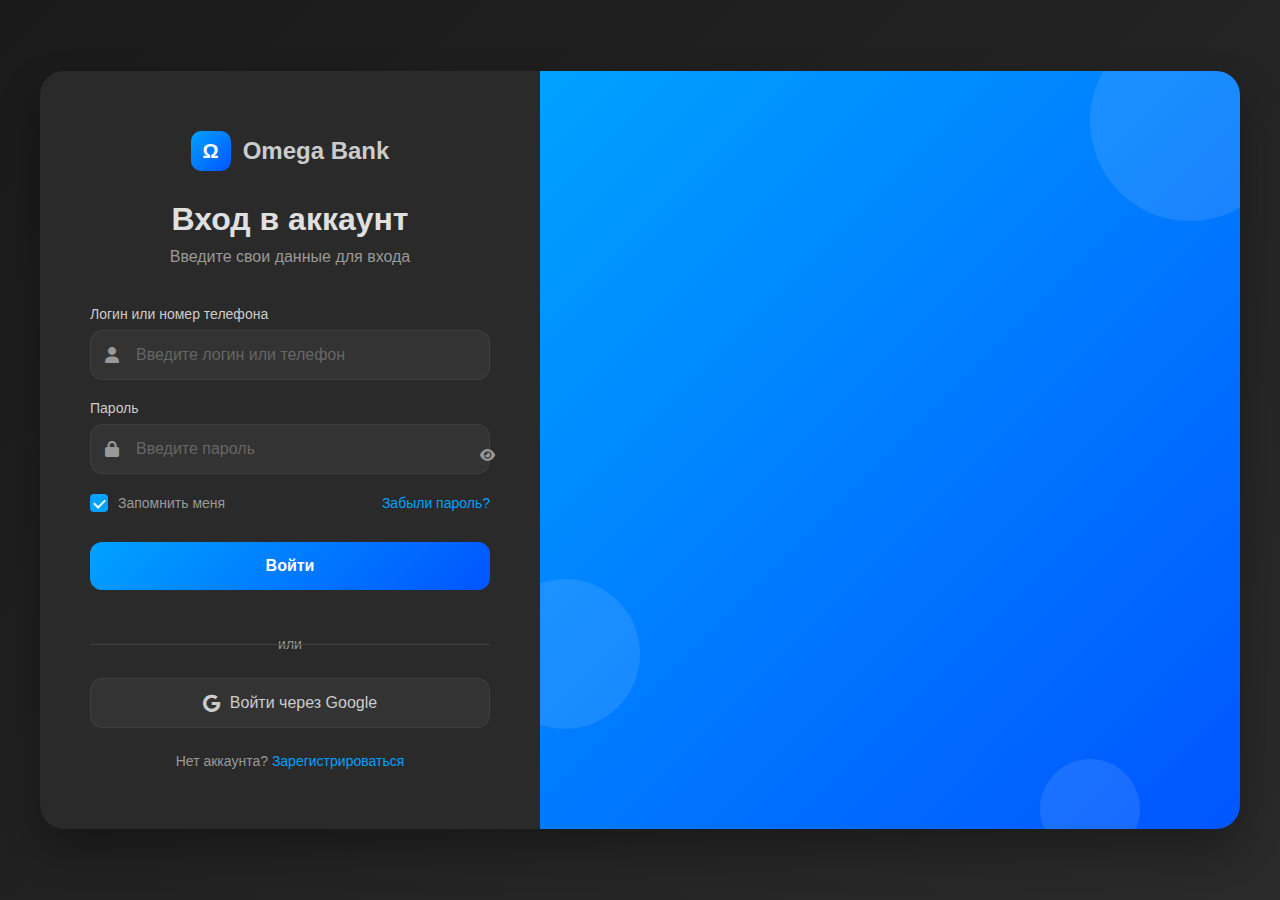
<file: index.html>
<!DOCTYPE html>
<html lang="ru">
<head>
    <meta charset="UTF-8">
    <meta name="viewport" content="width=device-width, initial-scale=1.0">
    <title>Omega Bank - Вход</title>
    <link rel="stylesheet" href="style/login.css">
    <link rel="stylesheet" href="https://cdnjs.cloudflare.com/ajax/libs/font-awesome/6.0.0/css/all.min.css">
</head>
<body>
    <div class="auth-container">
        <div class="auth-card">
            <div class="auth-header">
                <div class="logo">
                    <div class="logo-icon">Ω</div>
                    <div class="logo-text">Omega Bank</div>
                </div>
                <h1>Вход в аккаунт</h1>
                <p>Введите свои данные для входа</p>
            </div>

            <form class="auth-form">
                <div class="form-group">
                    <label for="login">Логин или номер телефона</label>
                    <div class="input-with-icon">
                        <i class="fas fa-user"></i>
                        <input type="text" id="login" placeholder="Введите логин или телефон" required>
                    </div>
                </div>

                <div class="form-group">
                    <label for="password">Пароль</label>
                    <div class="input-with-icon">
                        <i class="fas fa-lock"></i>
                        <input type="password" id="password" placeholder="Введите пароль" required>
                        <button type="button" class="password-toggle">
                            <i class="fas fa-eye"></i>
                        </button>
                    </div>
                </div>

                <div class="form-options">
                    <label class="checkbox">
                        <input type="checkbox" checked>
                        <span class="checkmark"></span>
                        Запомнить меня
                    </label>
                    <a href="#" class="forgot-password">Забыли пароль?</a>
                </div>

                <button type="submit" class="auth-btn">Войти</button>

                <div class="auth-divider">
                    <span>или</span>
                </div>

                <button type="button" class="social-btn">
                    <i class="fab fa-google"></i>
                    Войти через Google
                </button>

                <div class="auth-footer">
                    Нет аккаунта? <a href="register.html">Зарегистрироваться</a>
                </div>
            </form>
        </div>

        <div class="auth-background">
            <div class="background-shapes">
                <div class="shape shape-1"></div>
                <div class="shape shape-2"></div>
                <div class="shape shape-3"></div>
            </div>
        </div>
    </div>

    <script>
        document.addEventListener('DOMContentLoaded', function() {
            // Переключение видимости пароля
            const passwordToggle = document.querySelector('.password-toggle');
            const passwordInput = document.getElementById('password');
            
            passwordToggle.addEventListener('click', function() {
                const type = passwordInput.getAttribute('type') === 'password' ? 'text' : 'password';
                passwordInput.setAttribute('type', type);
                this.innerHTML = type === 'password' ? '<i class="fas fa-eye"></i>' : '<i class="fas fa-eye-slash"></i>';
            });

            // Обработка формы
            const form = document.querySelector('.auth-form');
            form.addEventListener('submit', function(e) {
                e.preventDefault();
                // Здесь будет логика входа
                const login = document.getElementById('login').value;
                const password = document.getElementById('password').value;
                
                if (login && password) {
                    // Имитация успешного входа
                    alert('Вход выполнен успешно!');
                    window.location.href = 'accaunt.html';
                }
            });
        });
    </script>
</body>
</html>
</file>
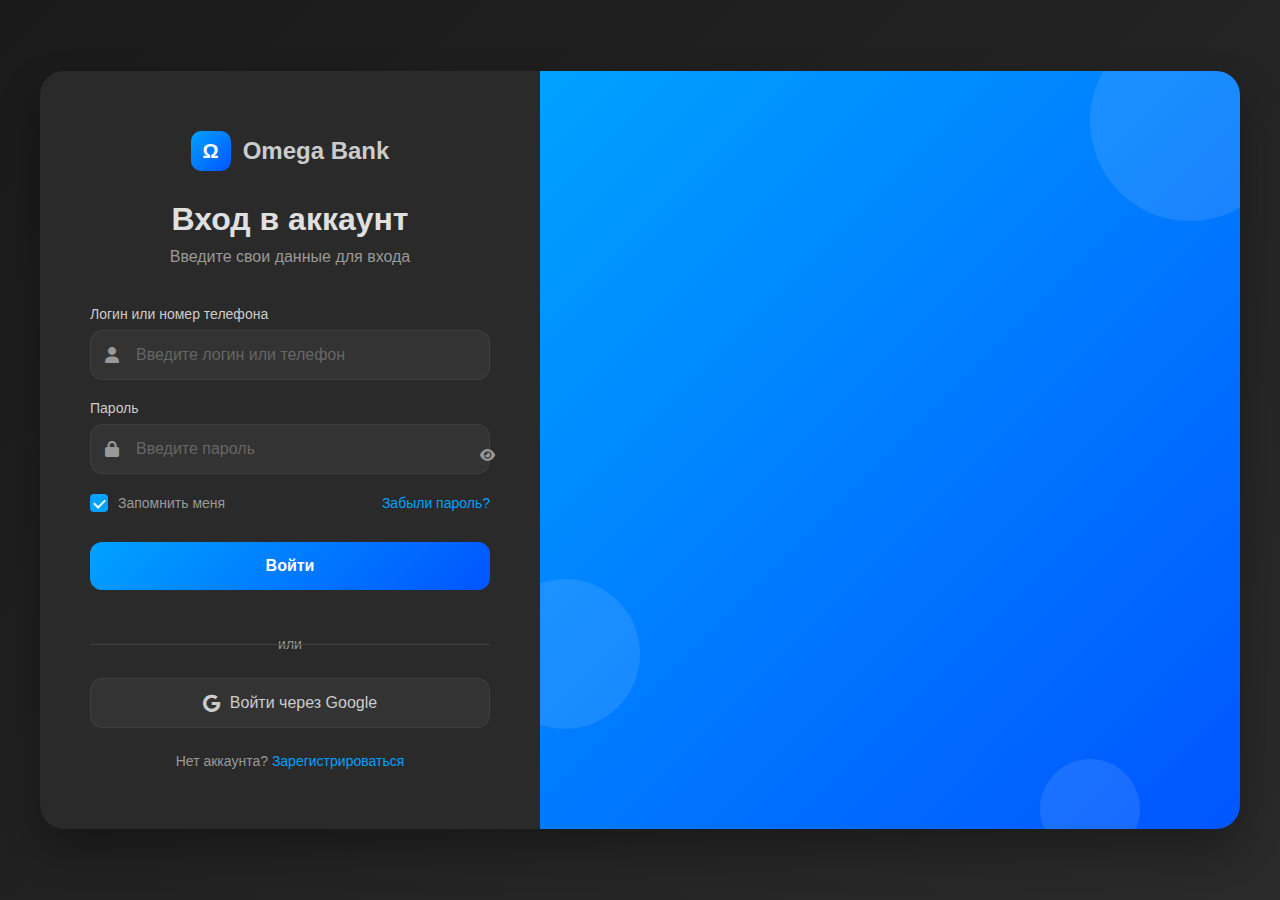
<file: login.html>
<!DOCTYPE html>
<html lang="ru">
<head>
    <meta charset="UTF-8">
    <meta name="viewport" content="width=device-width, initial-scale=1.0">
    <title>Omega Bank - Вход</title>
    <link rel="stylesheet" href="style/login.css">
    <link rel="stylesheet" href="https://cdnjs.cloudflare.com/ajax/libs/font-awesome/6.0.0/css/all.min.css">
</head>
<body>
    <div class="auth-container">
        <div class="auth-card">
            <div class="auth-header">
                <div class="logo">
                    <div class="logo-icon">Ω</div>
                    <div class="logo-text">Omega Bank</div>
                </div>
                <h1>Вход в аккаунт</h1>
                <p>Введите свои данные для входа</p>
            </div>

            <form class="auth-form">
                <div class="form-group">
                    <label for="login">Логин или номер телефона</label>
                    <div class="input-with-icon">
                        <i class="fas fa-user"></i>
                        <input type="text" id="login" placeholder="Введите логин или телефон" required>
                    </div>
                </div>

                <div class="form-group">
                    <label for="password">Пароль</label>
                    <div class="input-with-icon">
                        <i class="fas fa-lock"></i>
                        <input type="password" id="password" placeholder="Введите пароль" required>
                        <button type="button" class="password-toggle">
                            <i class="fas fa-eye"></i>
                        </button>
                    </div>
                </div>

                <div class="form-options">
                    <label class="checkbox">
                        <input type="checkbox" checked>
                        <span class="checkmark"></span>
                        Запомнить меня
                    </label>
                    <a href="#" class="forgot-password">Забыли пароль?</a>
                </div>

                <button type="submit" class="auth-btn">Войти</button>

                <div class="auth-divider">
                    <span>или</span>
                </div>

                <button type="button" class="social-btn">
                    <i class="fab fa-google"></i>
                    Войти через Google
                </button>

                <div class="auth-footer">
                    Нет аккаунта? <a href="register.html">Зарегистрироваться</a>
                </div>
            </form>
        </div>

        <div class="auth-background">
            <div class="background-shapes">
                <div class="shape shape-1"></div>
                <div class="shape shape-2"></div>
                <div class="shape shape-3"></div>
            </div>
        </div>
    </div>

    <script>
        document.addEventListener('DOMContentLoaded', function() {
            // Переключение видимости пароля
            const passwordToggle = document.querySelector('.password-toggle');
            const passwordInput = document.getElementById('password');
            
            passwordToggle.addEventListener('click', function() {
                const type = passwordInput.getAttribute('type') === 'password' ? 'text' : 'password';
                passwordInput.setAttribute('type', type);
                this.innerHTML = type === 'password' ? '<i class="fas fa-eye"></i>' : '<i class="fas fa-eye-slash"></i>';
            });

            // Обработка формы
            const form = document.querySelector('.auth-form');
            form.addEventListener('submit', function(e) {
                e.preventDefault();
                // Здесь будет логика входа
                const login = document.getElementById('login').value;
                const password = document.getElementById('password').value;
                
                if (login && password) {
                    // Имитация успешного входа
                    alert('Вход выполнен успешно!');
                    window.location.href = 'accaunt.html';
                }
            });
        });
    </script>
</body>

</html>
</file>
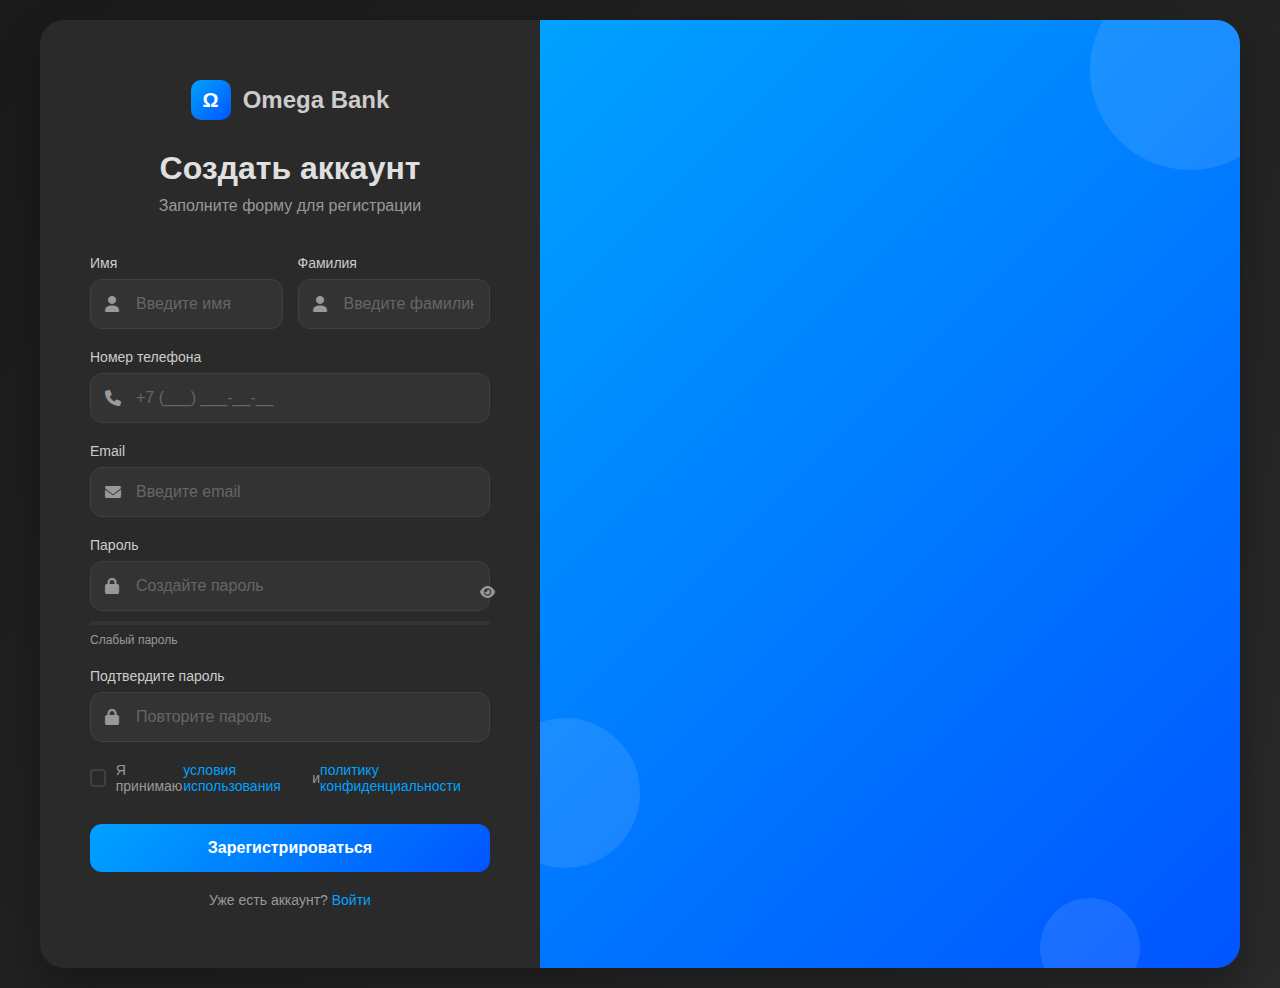
<file: register.html>
<!DOCTYPE html>
<html lang="ru">
<head>
    <meta charset="UTF-8">
    <meta name="viewport" content="width=device-width, initial-scale=1.0">
    <title>Omega Bank - Регистрация</title>
    <link rel="stylesheet" href="style/register.css">
    <link rel="stylesheet" href="https://cdnjs.cloudflare.com/ajax/libs/font-awesome/6.0.0/css/all.min.css">
</head>
<body>
    <div class="auth-container">
        <div class="auth-card">
            <div class="auth-header">
                <div class="logo">
                    <div class="logo-icon">Ω</div>
                    <div class="logo-text">Omega Bank</div>
                </div>
                <h1>Создать аккаунт</h1>
                <p>Заполните форму для регистрации</p>
            </div>

            <form class="auth-form">
                <div class="form-row">
                    <div class="form-group">
                        <label for="firstName">Имя</label>
                        <div class="input-with-icon">
                            <i class="fas fa-user"></i>
                            <input type="text" id="firstName" placeholder="Введите имя" required>
                        </div>
                    </div>
                    <div class="form-group">
                        <label for="lastName">Фамилия</label>
                        <div class="input-with-icon">
                            <i class="fas fa-user"></i>
                            <input type="text" id="lastName" placeholder="Введите фамилию" required>
                        </div>
                    </div>
                </div>

                <div class="form-group">
                    <label for="phone">Номер телефона</label>
                    <div class="input-with-icon">
                        <i class="fas fa-phone"></i>
                        <input type="tel" id="phone" placeholder="+7 (___) ___-__-__" required>
                    </div>
                </div>

                <div class="form-group">
                    <label for="email">Email</label>
                    <div class="input-with-icon">
                        <i class="fas fa-envelope"></i>
                        <input type="email" id="email" placeholder="Введите email" required>
                    </div>
                </div>

                <div class="form-group">
                    <label for="reg-password">Пароль</label>
                    <div class="input-with-icon">
                        <i class="fas fa-lock"></i>
                        <input type="password" id="reg-password" placeholder="Создайте пароль" required>
                        <button type="button" class="password-toggle">
                            <i class="fas fa-eye"></i>
                        </button>
                    </div>
                    <div class="password-strength">
                        <div class="strength-bar">
                            <div class="strength-fill"></div>
                        </div>
                        <span class="strength-text">Слабый пароль</span>
                    </div>
                </div>

                <div class="form-group">
                    <label for="confirm-password">Подтвердите пароль</label>
                    <div class="input-with-icon">
                        <i class="fas fa-lock"></i>
                        <input type="password" id="confirm-password" placeholder="Повторите пароль" required>
                    </div>
                </div>

                <div class="form-options">
                    <label class="checkbox">
                        <input type="checkbox" required>
                        <span class="checkmark"></span>
                        Я принимаю <a href="#">условия использования</a> и <a href="#">политику конфиденциальности</a>
                    </label>
                </div>

                <button type="submit" class="auth-btn">Зарегистрироваться</button>

                <div class="auth-footer">
                    Уже есть аккаунт? <a href="login.html">Войти</a>
                </div>
            </form>
        </div>

        <div class="auth-background">
            <div class="background-shapes">
                <div class="shape shape-1"></div>
                <div class="shape shape-2"></div>
                <div class="shape shape-3"></div>
            </div>
        </div>
    </div>

    <script>
        document.addEventListener('DOMContentLoaded', function() {
            // Переключение видимости пароля
            const passwordToggle = document.querySelector('.password-toggle');
            const passwordInput = document.getElementById('reg-password');
            
            passwordToggle.addEventListener('click', function() {
                const type = passwordInput.getAttribute('type') === 'password' ? 'text' : 'password';
                passwordInput.setAttribute('type', type);
                this.innerHTML = type === 'password' ? '<i class="fas fa-eye"></i>' : '<i class="fas fa-eye-slash"></i>';
            });

            // Проверка сложности пароля
            const passwordField = document.getElementById('reg-password');
            const strengthFill = document.querySelector('.strength-fill');
            const strengthText = document.querySelector('.strength-text');

            passwordField.addEventListener('input', function() {
                const password = this.value;
                let strength = 0;

                if (password.length >= 8) strength += 25;
                if (/[A-Z]/.test(password)) strength += 25;
                if (/[0-9]/.test(password)) strength += 25;
                if (/[^A-Za-z0-9]/.test(password)) strength += 25;

                strengthFill.style.width = strength + '%';
                
                if (strength < 50) {
                    strengthFill.style.background = '#cc8888';
                    strengthText.textContent = 'Слабый пароль';
                } else if (strength < 75) {
                    strengthFill.style.background = '#ccaa88';
                    strengthText.textContent = 'Средний пароль';
                } else {
                    strengthFill.style.background = '#88cc88';
                    strengthText.textContent = 'Надёжный пароль';
                }
            });

            // Обработка формы
            const form = document.querySelector('.auth-form');
            form.addEventListener('submit', function(e) {
                e.preventDefault();
                
                const password = document.getElementById('reg-password').value;
                const confirmPassword = document.getElementById('confirm-password').value;
                
                if (password !== confirmPassword) {
                    alert('Пароли не совпадают!');
                    return;
                }
                
                // Имитация успешной регистрации
                alert('Регистрация прошла успешно!');
                window.location.href = 'login.html';
            });

            // Маска для телефона
            const phoneInput = document.getElementById('phone');
            phoneInput.addEventListener('input', function(e) {
                let x = e.target.value.replace(/\D/g, '').match(/(\d{0,1})(\d{0,3})(\d{0,3})(\d{0,2})(\d{0,2})/);
                e.target.value = '+7' + (x[2] ? ' (' + x[2] : '') + (x[3] ? ') ' + x[3] : '') + (x[4] ? '-' + x[4] : '') + (x[5] ? '-' + x[5] : '');
            });
        });
    </script>
</body>
</html>
</file>
<file: style/login.css>
* {
    margin: 0;
    padding: 0;
    box-sizing: border-box;
    font-family: 'Segoe UI', Tahoma, Geneva, Verdana, sans-serif;
}

body {
    background: linear-gradient(135deg, #1a1a1a, #2a2a2a);
    color: #e0e0e0;
    min-height: 100vh;
    display: flex;
    align-items: center;
    justify-content: center;
    padding: 20px;
}

.auth-container {
    display: flex;
    width: 100%;
    max-width: 1200px;
    min-height: 700px;
    background: #2a2a2a;
    border-radius: 24px;
    overflow: hidden;
    box-shadow: 0 20px 40px rgba(0, 0, 0, 0.3);
    position: relative;
}

.auth-card {
    flex: 1;
    padding: 60px 50px;
    display: flex;
    flex-direction: column;
    justify-content: center;
    max-width: 500px;
}

.auth-background {
    flex: 1;
    background: linear-gradient(135deg, #00a2ff, #0055ff);
    position: relative;
    overflow: hidden;
}

.auth-header {
    text-align: center;
    margin-bottom: 40px;
}

.logo {
    display: flex;
    align-items: center;
    justify-content: center;
    gap: 12px;
    margin-bottom: 30px;
}

.logo-icon {
    width: 40px;
    height: 40px;
    background: linear-gradient(135deg, #00a2ff, #0055ff);
    border-radius: 10px;
    display: flex;
    align-items: center;
    justify-content: center;
    font-size: 20px;
    font-weight: bold;
    color: white;
}

.logo-text {
    font-size: 24px;
    font-weight: 600;
    color: #cccccc;
}

.auth-header h1 {
    font-size: 32px;
    font-weight: 600;
    color: #e0e0e0;
    margin-bottom: 10px;
}

.auth-header p {
    color: #999999;
    font-size: 16px;
}

.auth-form {
    width: 100%;
}

.form-group {
    margin-bottom: 20px;
}

.form-group label {
    display: block;
    margin-bottom: 8px;
    color: #cccccc;
    font-weight: 500;
    font-size: 14px;
}

.input-with-icon {
    position: relative;
    display: flex;
    align-items: center;
}

.input-with-icon i {
    position: absolute;
    left: 15px;
    color: #999999;
    z-index: 2;
}

.input-with-icon input {
    width: 100%;
    padding: 15px 15px 15px 45px;
    background: #333333;
    border: 1px solid #404040;
    border-radius: 12px;
    color: #e0e0e0;
    font-size: 16px;
    transition: all 0.3s ease;
}

.input-with-icon input:focus {
    outline: none;
    border-color: #00a2ff;
    box-shadow: 0 0 0 3px rgba(0, 162, 255, 0.1);
}

.input-with-icon input::placeholder {
    color: #666666;
}

.password-toggle {
    position: absolute;
    right: 15px;
    background: none;
    border: none;
    color: #999999;
    cursor: pointer;
    padding: 5px;
    transition: color 0.3s ease;
}

.password-toggle:hover {
    color: #00a2ff;
}

.form-options {
    display: flex;
    justify-content: space-between;
    align-items: center;
    margin-bottom: 30px;
    flex-wrap: wrap;
    gap: 10px;
}

.checkbox {
    display: flex;
    align-items: center;
    cursor: pointer;
    font-size: 14px;
    color: #999999;
}

.checkbox input {
    display: none;
}

.checkmark {
    width: 18px;
    height: 18px;
    border: 2px solid #404040;
    border-radius: 4px;
    margin-right: 10px;
    position: relative;
    transition: all 0.3s ease;
}

.checkbox input:checked + .checkmark {
    background: #00a2ff;
    border-color: #00a2ff;
}

.checkbox input:checked + .checkmark::after {
    content: '';
    position: absolute;
    left: 4px;
    top: 1px;
    width: 5px;
    height: 9px;
    border: solid white;
    border-width: 0 2px 2px 0;
    transform: rotate(45deg);
}

.forgot-password {
    color: #00a2ff;
    text-decoration: none;
    font-size: 14px;
}

.forgot-password:hover {
    text-decoration: underline;
}

.auth-btn {
    width: 100%;
    padding: 15px;
    background: linear-gradient(135deg, #00a2ff, #0055ff);
    border: none;
    border-radius: 12px;
    color: white;
    font-size: 16px;
    font-weight: 600;
    cursor: pointer;
    transition: all 0.3s ease;
    margin-bottom: 20px;
}

.auth-btn:hover {
    transform: translateY(-2px);
    box-shadow: 0 10px 20px rgba(0, 162, 255, 0.3);
}

.auth-divider {
    text-align: center;
    margin: 25px 0;
    position: relative;
}

.auth-divider::before {
    content: '';
    position: absolute;
    top: 50%;
    left: 0;
    right: 0;
    height: 1px;
    background: #404040;
}

.auth-divider span {
    background: #2a2a2a;
    padding: 0 15px;
    color: #999999;
    font-size: 14px;
}

.social-btn {
    width: 100%;
    padding: 15px;
    background: #333333;
    border: 1px solid #404040;
    border-radius: 12px;
    color: #cccccc;
    font-size: 16px;
    cursor: pointer;
    transition: all 0.3s ease;
    display: flex;
    align-items: center;
    justify-content: center;
    gap: 10px;
    margin-bottom: 25px;
}

.social-btn:hover {
    background: #404040;
    border-color: #555555;
}

.social-btn i {
    font-size: 18px;
}

.auth-footer {
    text-align: center;
    color: #999999;
    font-size: 14px;
}

.auth-footer a {
    color: #00a2ff;
    text-decoration: none;
    font-weight: 500;
}

.auth-footer a:hover {
    text-decoration: underline;
}

.background-shapes {
    position: absolute;
    top: 0;
    left: 0;
    right: 0;
    bottom: 0;
    overflow: hidden;
}

.shape {
    position: absolute;
    border-radius: 50%;
    background: rgba(255, 255, 255, 0.1);
}

.shape-1 {
    width: 200px;
    height: 200px;
    top: -50px;
    right: -50px;
}

.shape-2 {
    width: 150px;
    height: 150px;
    bottom: 100px;
    left: -50px;
}

.shape-3 {
    width: 100px;
    height: 100px;
    bottom: -30px;
    right: 100px;
}

/* Адаптивность */
@media (max-width: 768px) {
    .auth-container {
        flex-direction: column;
        min-height: auto;
    }
    
    .auth-card {
        padding: 40px 30px;
        max-width: none;
    }
    
    .auth-background {
        display: none;
    }
    
    .form-options {
        flex-direction: column;
        align-items: flex-start;
        gap: 15px;
    }
}

@media (max-width: 480px) {
    body {
        padding: 10px;
    }
    
    .auth-card {
        padding: 30px 20px;
    }
    
    .auth-header h1 {
        font-size: 28px;
    }
}

/* Анимации */
@keyframes fadeIn {
    from {
        opacity: 0;
        transform: translateY(20px);
    }
    to {
        opacity: 1;
        transform: translateY(0);
    }
}

.auth-card {
    animation: fadeIn 0.6s ease;
}
</file>
<file: style/register.css>
* {
    margin: 0;
    padding: 0;
    box-sizing: border-box;
    font-family: 'Segoe UI', Tahoma, Geneva, Verdana, sans-serif;
}

body {
    background: linear-gradient(135deg, #1a1a1a, #2a2a2a);
    color: #e0e0e0;
    min-height: 100vh;
    display: flex;
    align-items: center;
    justify-content: center;
    padding: 20px;
}

.auth-container {
    display: flex;
    width: 100%;
    max-width: 1200px;
    min-height: 700px;
    background: #2a2a2a;
    border-radius: 24px;
    overflow: hidden;
    box-shadow: 0 20px 40px rgba(0, 0, 0, 0.3);
    position: relative;
}

.auth-card {
    flex: 1;
    padding: 60px 50px;
    display: flex;
    flex-direction: column;
    justify-content: center;
    max-width: 500px;
}

.auth-background {
    flex: 1;
    background: linear-gradient(135deg, #00a2ff, #0055ff);
    position: relative;
    overflow: hidden;
}

.auth-header {
    text-align: center;
    margin-bottom: 40px;
}

.logo {
    display: flex;
    align-items: center;
    justify-content: center;
    gap: 12px;
    margin-bottom: 30px;
}

.logo-icon {
    width: 40px;
    height: 40px;
    background: linear-gradient(135deg, #00a2ff, #0055ff);
    border-radius: 10px;
    display: flex;
    align-items: center;
    justify-content: center;
    font-size: 20px;
    font-weight: bold;
    color: white;
}

.logo-text {
    font-size: 24px;
    font-weight: 600;
    color: #cccccc;
}

.auth-header h1 {
    font-size: 32px;
    font-weight: 600;
    color: #e0e0e0;
    margin-bottom: 10px;
}

.auth-header p {
    color: #999999;
    font-size: 16px;
}

.auth-form {
    width: 100%;
}

.form-row {
    display: flex;
    gap: 15px;
}

.form-row .form-group {
    flex: 1;
}

.form-group {
    margin-bottom: 20px;
}

.form-group label {
    display: block;
    margin-bottom: 8px;
    color: #cccccc;
    font-weight: 500;
    font-size: 14px;
}

.input-with-icon {
    position: relative;
    display: flex;
    align-items: center;
}

.input-with-icon i {
    position: absolute;
    left: 15px;
    color: #999999;
    z-index: 2;
}

.input-with-icon input {
    width: 100%;
    padding: 15px 15px 15px 45px;
    background: #333333;
    border: 1px solid #404040;
    border-radius: 12px;
    color: #e0e0e0;
    font-size: 16px;
    transition: all 0.3s ease;
}

.input-with-icon input:focus {
    outline: none;
    border-color: #00a2ff;
    box-shadow: 0 0 0 3px rgba(0, 162, 255, 0.1);
}

.input-with-icon input::placeholder {
    color: #666666;
}

.password-toggle {
    position: absolute;
    right: 15px;
    background: none;
    border: none;
    color: #999999;
    cursor: pointer;
    padding: 5px;
    transition: color 0.3s ease;
}

.password-toggle:hover {
    color: #00a2ff;
}

.password-strength {
    margin-top: 10px;
}

.strength-bar {
    width: 100%;
    height: 4px;
    background: #333333;
    border-radius: 2px;
    overflow: hidden;
    margin-bottom: 5px;
}

.strength-fill {
    height: 100%;
    width: 0%;
    background: #cc8888;
    transition: all 0.3s ease;
    border-radius: 2px;
}

.strength-text {
    font-size: 12px;
    color: #999999;
}

.form-options {
    display: flex;
    justify-content: space-between;
    align-items: center;
    margin-bottom: 30px;
    flex-wrap: wrap;
    gap: 10px;
}

.checkbox {
    display: flex;
    align-items: center;
    cursor: pointer;
    font-size: 14px;
    color: #999999;
}

.checkbox input {
    display: none;
}

.checkmark {
    width: 18px;
    height: 18px;
    border: 2px solid #404040;
    border-radius: 4px;
    margin-right: 10px;
    position: relative;
    transition: all 0.3s ease;
}

.checkbox input:checked + .checkmark {
    background: #00a2ff;
    border-color: #00a2ff;
}

.checkbox input:checked + .checkmark::after {
    content: '';
    position: absolute;
    left: 4px;
    top: 1px;
    width: 5px;
    height: 9px;
    border: solid white;
    border-width: 0 2px 2px 0;
    transform: rotate(45deg);
}

.checkbox a {
    color: #00a2ff;
    text-decoration: none;
}

.checkbox a:hover {
    text-decoration: underline;
}

.forgot-password {
    color: #00a2ff;
    text-decoration: none;
    font-size: 14px;
}

.forgot-password:hover {
    text-decoration: underline;
}

.auth-btn {
    width: 100%;
    padding: 15px;
    background: linear-gradient(135deg, #00a2ff, #0055ff);
    border: none;
    border-radius: 12px;
    color: white;
    font-size: 16px;
    font-weight: 600;
    cursor: pointer;
    transition: all 0.3s ease;
    margin-bottom: 20px;
}

.auth-btn:hover {
    transform: translateY(-2px);
    box-shadow: 0 10px 20px rgba(0, 162, 255, 0.3);
}

.auth-divider {
    text-align: center;
    margin: 25px 0;
    position: relative;
}

.auth-divider::before {
    content: '';
    position: absolute;
    top: 50%;
    left: 0;
    right: 0;
    height: 1px;
    background: #404040;
}

.auth-divider span {
    background: #2a2a2a;
    padding: 0 15px;
    color: #999999;
    font-size: 14px;
}

.social-btn {
    width: 100%;
    padding: 15px;
    background: #333333;
    border: 1px solid #404040;
    border-radius: 12px;
    color: #cccccc;
    font-size: 16px;
    cursor: pointer;
    transition: all 0.3s ease;
    display: flex;
    align-items: center;
    justify-content: center;
    gap: 10px;
    margin-bottom: 25px;
}

.social-btn:hover {
    background: #404040;
    border-color: #555555;
}

.social-btn i {
    font-size: 18px;
}

.auth-footer {
    text-align: center;
    color: #999999;
    font-size: 14px;
}

.auth-footer a {
    color: #00a2ff;
    text-decoration: none;
    font-weight: 500;
}

.auth-footer a:hover {
    text-decoration: underline;
}

.background-shapes {
    position: absolute;
    top: 0;
    left: 0;
    right: 0;
    bottom: 0;
    overflow: hidden;
}

.shape {
    position: absolute;
    border-radius: 50%;
    background: rgba(255, 255, 255, 0.1);
}

.shape-1 {
    width: 200px;
    height: 200px;
    top: -50px;
    right: -50px;
}

.shape-2 {
    width: 150px;
    height: 150px;
    bottom: 100px;
    left: -50px;
}

.shape-3 {
    width: 100px;
    height: 100px;
    bottom: -30px;
    right: 100px;
}

/* Адаптивность */
@media (max-width: 768px) {
    .auth-container {
        flex-direction: column;
        min-height: auto;
    }
    
    .auth-card {
        padding: 40px 30px;
        max-width: none;
    }
    
    .auth-background {
        display: none;
    }
    
    .form-row {
        flex-direction: column;
        gap: 0;
    }
    
    .form-options {
        flex-direction: column;
        align-items: flex-start;
        gap: 15px;
    }
}

@media (max-width: 480px) {
    body {
        padding: 10px;
    }
    
    .auth-card {
        padding: 30px 20px;
    }
    
    .auth-header h1 {
        font-size: 28px;
    }
}

/* Анимации */
@keyframes fadeIn {
    from {
        opacity: 0;
        transform: translateY(20px);
    }
    to {
        opacity: 1;
        transform: translateY(0);
    }
}

.auth-card {
    animation: fadeIn 0.6s ease;
}
</file>
